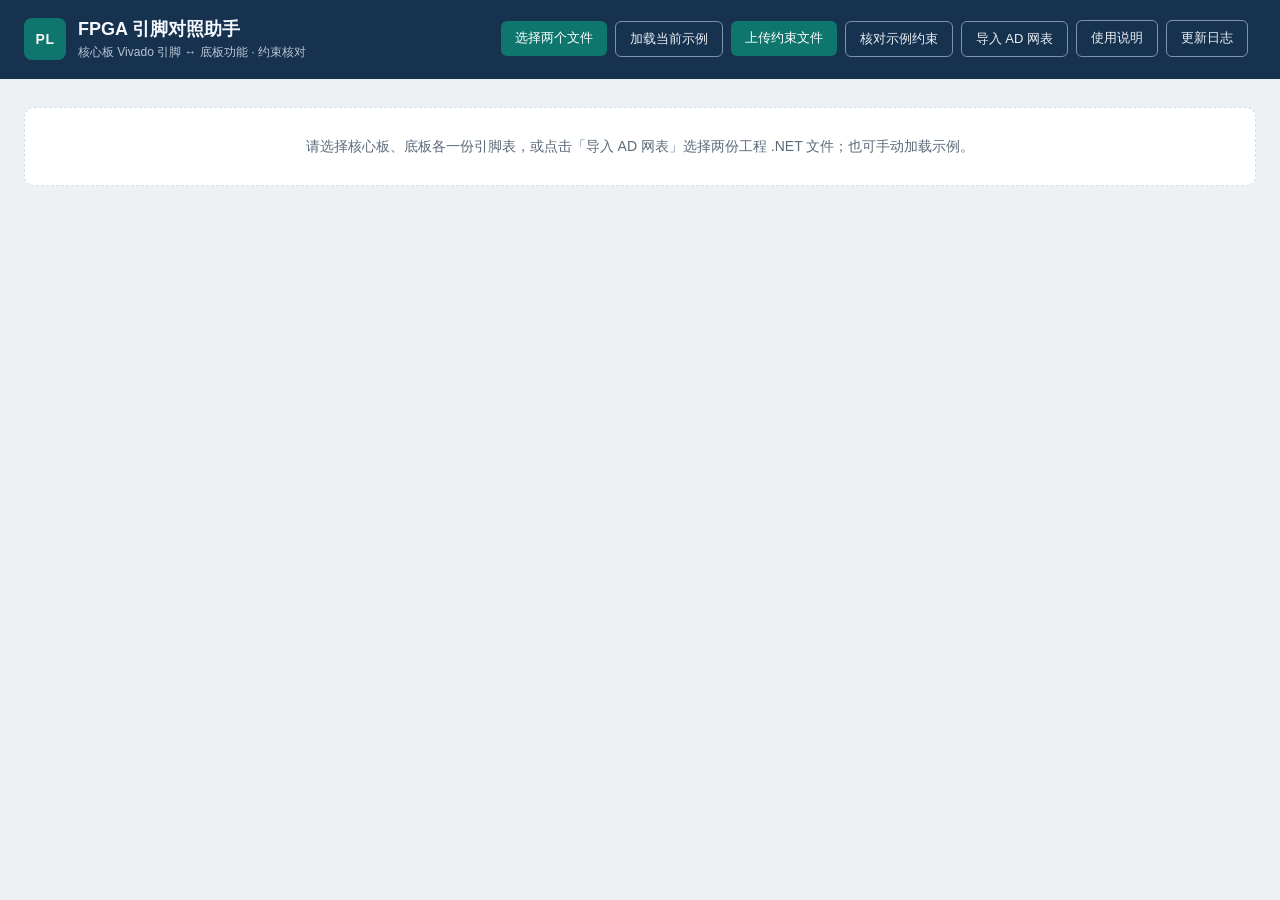
<file: index.html>
<!DOCTYPE html>
<html lang="zh-CN">
<head>
  <meta charset="UTF-8" />
  <meta name="viewport" content="width=device-width, initial-scale=1" />
  <title>FPGA 引脚对照助手</title>
  <link rel="stylesheet" href="static/style.css?v=0.6.2" />
</head>
<body>
  <header class="top">
    <div class="brand">
      <div class="mark">PL</div>
      <div>
        <h1>FPGA 引脚对照助手</h1>
        <p class="sub">核心板 Vivado 引脚 ↔ 底板功能 · 约束核对</p>
      </div>
    </div>
    <div class="file-bar">
      <label class="btn file-btn">
        选择两个文件
        <input id="fileInput" type="file" accept=".xlsx,.xls,.csv,.net" multiple hidden />
      </label>
      <button id="sampleBtn" class="btn ghost" type="button">加载当前示例</button>
      <label class="btn file-btn">
        上传约束文件
        <input id="xdcInput" type="file" accept=".xdc,.txt,.XDC" hidden />
      </label>
      <button id="sampleXdcBtn" class="btn ghost" type="button">核对示例约束</button>
      <button id="netlistToggle" class="btn ghost" type="button">导入 AD 网表</button>
      <a class="btn ghost" href="使用说明.html">使用说明</a>
      <a class="btn ghost" href="CHANGELOG.md" target="_blank" rel="noopener">更新日志</a>
      <span id="fileStatus" class="status"></span>
    </div>
  </header>

  <section class="toolbar hidden" id="netlistPanel">
    <p>从 AD 导出 Protel 格式的工程网表，分别选择核心板和底板。连接器按同名管脚对接（A1 → A1、J1 → J1）。</p>
    <div class="file-bar">
      <label class="btn file-btn">选择核心板 .NET<input id="coreNetInput" type="file" accept=".net" hidden /></label>
      <span id="coreNetStatus" class="status">未选择</span>
      <label class="btn file-btn">选择底板 .NET<input id="baseNetInput" type="file" accept=".net" hidden /></label>
      <span id="baseNetStatus" class="status">未选择</span>
    </div>
    <div class="file-bar">
      <label>核心板 FPGA <select id="netFpga"></select></label>
      <label>核心板连接器 <select id="netCoreConnector"></select></label>
      <label>底板对应接口 <select id="netBaseConnector"></select></label>
      <button id="matchNetlists" class="btn" type="button" disabled>按同名脚生成连接表</button>
    </div>
    <p class="hint">位号会自动推荐，请核实后生成。仅追踪同一网络的直接连接，不穿过电阻、电容或芯片；网表不含 IO 名称、BANK 或未连接焊盘。默认显示底板和核心板内部信号，电源、地和悬空脚默认隐藏；阻容用途不明的网络放在「待确认」。约束核对只按常规数字 GPIO 网络标签核对连接，不能验证引脚类型或电压。</p>
  </section>
  <section class="toolbar hidden" id="toolbar">
    <div class="detect" id="detectLine"></div>
    <div class="search-row">
      <input id="searchInput" type="search" placeholder="搜索功能、引脚、BANK、焊盘… 多个词满足任一即可" autocomplete="off" />
      <span id="resultCount" class="count"></span>
    </div>
    <div class="filters">
      <div class="filter-group" id="bankFilters"></div>
      <div class="filter-group">
        <button class="chip on" data-scope="matched" type="button">已连接</button>
        <button id="internalScope" class="chip hidden" data-scope="core_internal" type="button">核心板内部</button>
        <button id="pendingScope" class="chip hidden" data-scope="pending" type="button">待确认</button>
        <button class="chip" data-scope="unrouted" type="button">未引出</button>
        <button class="chip" data-scope="base_other" type="button">底板其他</button>
        <button class="chip" data-scope="fpga_other" type="button">核心板其他</button>
      </div>
    </div>
    <div class="stats" id="statsLine"></div>
    <button id="downloadConnections" class="btn ghost" type="button">下载连接表 CSV</button>
    <button id="downloadPinMapping" class="btn" type="button">导出信号映射（含芯片）</button>
    <label id="pendingExportOption" class="hidden"><input id="includePendingExport" type="checkbox" /> 导出时包含待确认信号（仅有阻容连接、用途未知）</label>
  </section>

  <main>
    <p id="emptyHint" class="hint">请选择核心板、底板各一份引脚表，或点击「导入 AD 网表」选择两份工程 .NET 文件；也可手动加载示例。</p>
    <p id="errorBox" class="error hidden"></p>
    <div id="tableWrap" class="table-wrap hidden">
      <table>
        <thead>
          <tr>
            <th id="functionHeader">底板功能</th>
            <th>PACKAGE_PIN</th>
            <th>连接芯片（位号 / 型号）</th>
            <th>IO 名称</th>
            <th>BANK</th>
            <th>连接器脚</th>
            <th>核心板丝印</th>
            <th>类别</th>
            <th>同网器件管脚 / 附加信息</th>
          </tr>
        </thead>
        <tbody id="tbody"></tbody>
      </table>
    </div>
    <div id="reviewWrap" class="review-wrap hidden">
      <div class="review-head">
        <h2 id="reviewTitle">约束核对</h2>
        <div class="review-actions">
          <button id="downloadXdcBtn" class="btn" type="button">下载带批注文本</button>
        </div>
      </div>
      <div class="stats" id="reviewStats"></div>
      <div class="filter-group" id="reviewFilters">
        <button class="chip on" data-review="all" type="button">全部行</button>
        <button class="chip" data-review="正确" type="button">正确</button>
        <button class="chip" data-review="错误" type="button">错误</button>
        <button class="chip" data-review="多余" type="button">多余</button>
        <button class="chip" data-review="missing" type="button">底板未约束</button>
      </div>
      <pre id="reviewPre" class="xdc-view"></pre>
      <div id="missingBox" class="missing-box hidden"></div>
    </div>
  </main>

  <div id="toast" class="toast hidden"></div>
  <script src="static/xlsx.full.min.js"></script>
  <script src="static/matcher.js?v=0.6.2"></script>
  <script src="static/xdc-review.js?v=0.6.2"></script>
  <script src="static/netlist.js?v=0.6.2"></script>
  <script src="static/app.js?v=0.6.2"></script>
</body>
</html>
</file>
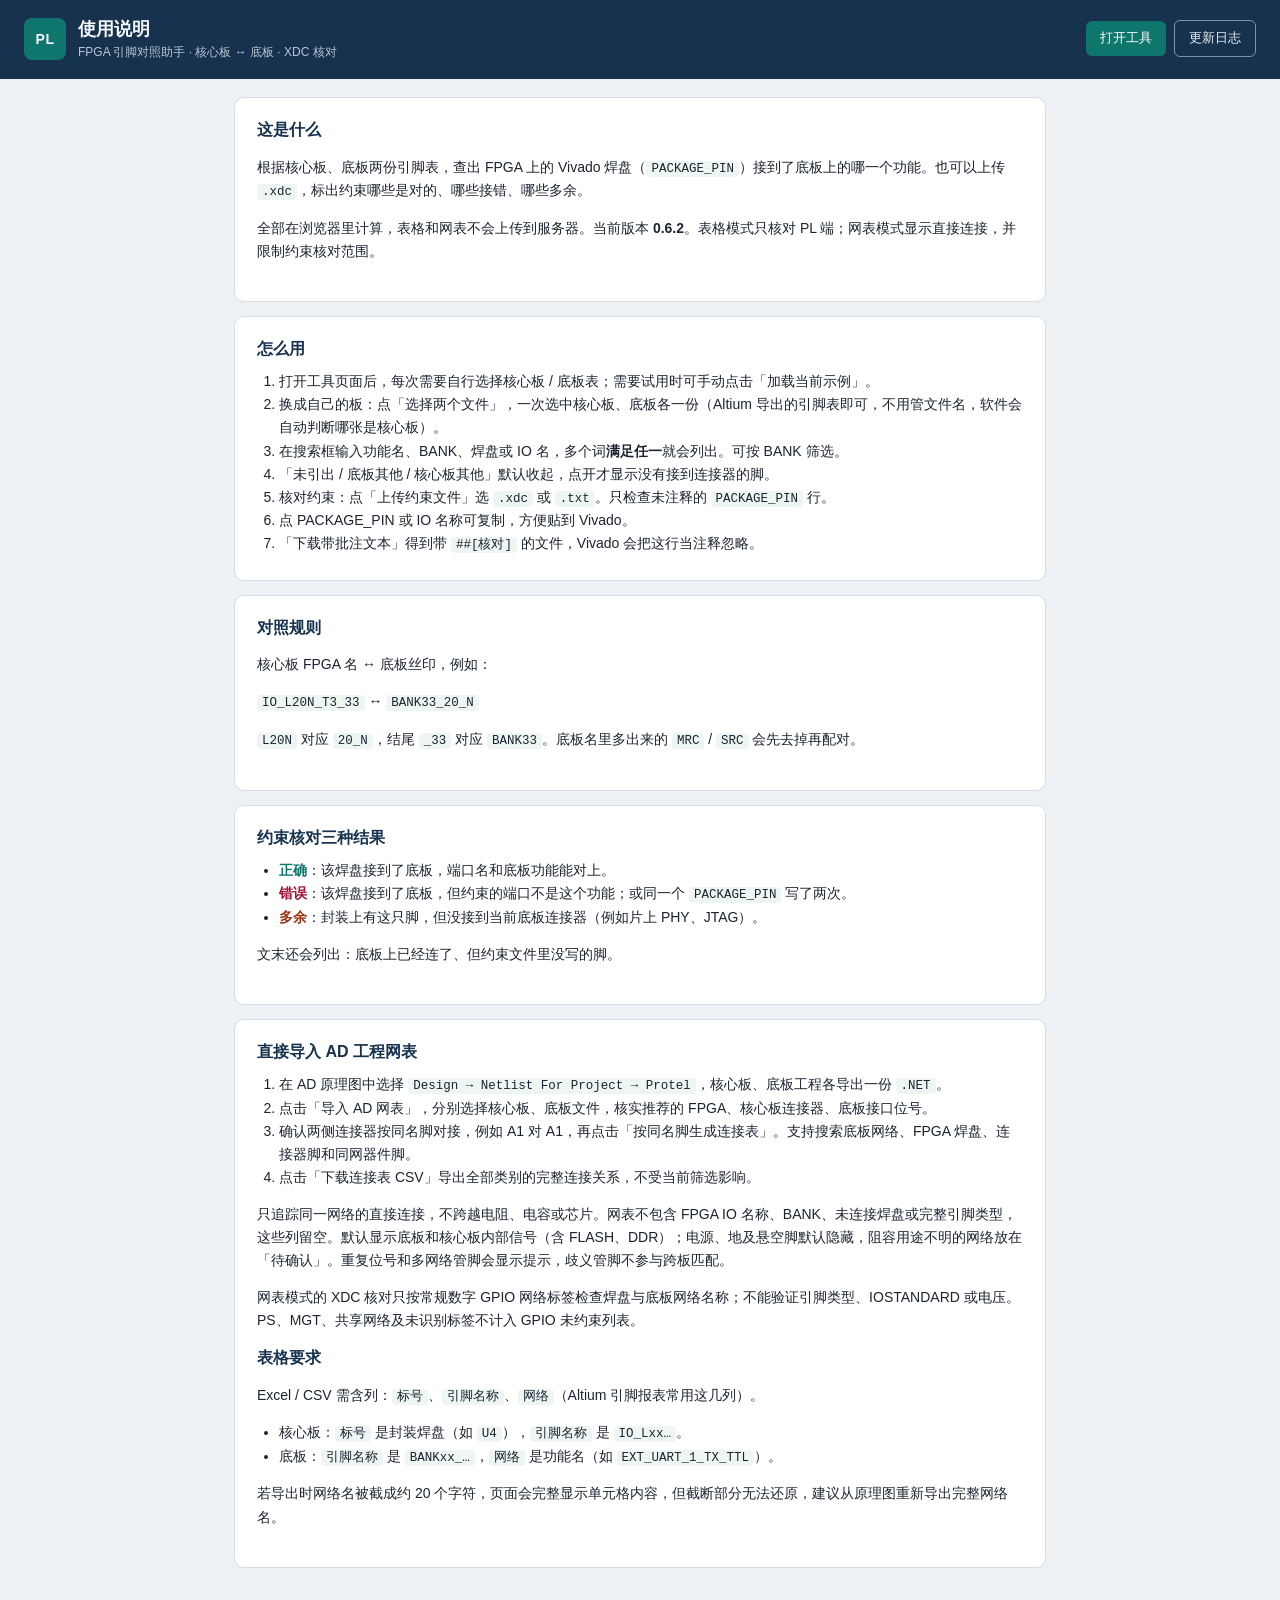
<file: 使用说明.html>
<!DOCTYPE html>
<html lang="zh-CN">
<head>
  <meta charset="UTF-8" />
  <meta name="viewport" content="width=device-width, initial-scale=1" />
  <title>使用说明 · FPGA 引脚对照助手</title>
  <link rel="stylesheet" href="static/style.css" />
</head>
<body>
  <header class="top">
    <div class="brand">
      <div class="mark">PL</div>
      <div>
        <h1>使用说明</h1>
        <p class="sub">FPGA 引脚对照助手 · 核心板 ↔ 底板 · XDC 核对</p>
      </div>
    </div>
    <div class="file-bar">
      <a class="btn" href="index.html">打开工具</a>
      <a class="btn ghost" href="CHANGELOG.md" target="_blank" rel="noopener">更新日志</a>
    </div>
  </header>

  <div class="help">
    <section class="help-card">
      <h2>这是什么</h2>
      <p>根据核心板、底板两份引脚表，查出 FPGA 上的 Vivado 焊盘（<code>PACKAGE_PIN</code>）接到了底板上的哪一个功能。也可以上传 <code>.xdc</code>，标出约束哪些是对的、哪些接错、哪些多余。</p>
      <p>全部在浏览器里计算，表格和网表不会上传到服务器。当前版本 <strong>0.6.2</strong>。表格模式只核对 PL 端；网表模式显示直接连接，并限制约束核对范围。</p>
    </section>

    <section class="help-card">
      <h2>怎么用</h2>
      <ol>
        <li>打开工具页面后，每次需要自行选择核心板 / 底板表；需要试用时可手动点击「加载当前示例」。</li>
        <li>换成自己的板：点「选择两个文件」，一次选中核心板、底板各一份（Altium 导出的引脚表即可，不用管文件名，软件会自动判断哪张是核心板）。</li>
        <li>在搜索框输入功能名、BANK、焊盘或 IO 名，多个词<strong>满足任一</strong>就会列出。可按 BANK 筛选。</li>
        <li>「未引出 / 底板其他 / 核心板其他」默认收起，点开才显示没有接到连接器的脚。</li>
        <li>核对约束：点「上传约束文件」选 <code>.xdc</code> 或 <code>.txt</code>。只检查未注释的 <code>PACKAGE_PIN</code> 行。</li>
        <li>点 PACKAGE_PIN 或 IO 名称可复制，方便贴到 Vivado。</li>
        <li>「下载带批注文本」得到带 <code>##[核对]</code> 的文件，Vivado 会把这行当注释忽略。</li>
      </ol>
    </section>

    <section class="help-card">
      <h2>对照规则</h2>
      <p>核心板 FPGA 名 ↔ 底板丝印，例如：</p>
      <p><code>IO_L20N_T3_33</code> ↔ <code>BANK33_20_N</code></p>
      <p><code>L20N</code> 对应 <code>20_N</code>，结尾 <code>_33</code> 对应 <code>BANK33</code>。底板名里多出来的 <code>MRC</code> / <code>SRC</code> 会先去掉再配对。</p>
    </section>

    <section class="help-card">
      <h2>约束核对三种结果</h2>
      <ul>
        <li><span class="ok">正确</span>：该焊盘接到了底板，端口名和底板功能能对上。</li>
        <li><span class="bad">错误</span>：该焊盘接到了底板，但约束的端口不是这个功能；或同一个 <code>PACKAGE_PIN</code> 写了两次。</li>
        <li><span class="extra">多余</span>：封装上有这只脚，但没接到当前底板连接器（例如片上 PHY、JTAG）。</li>
      </ul>
      <p>文末还会列出：底板上已经连了、但约束文件里没写的脚。</p>
    </section>

    <section class="help-card">
      <h2>直接导入 AD 工程网表</h2>
      <ol>
        <li>在 AD 原理图中选择 <code>Design → Netlist For Project → Protel</code>，核心板、底板工程各导出一份 <code>.NET</code>。</li>
        <li>点击「导入 AD 网表」，分别选择核心板、底板文件，核实推荐的 FPGA、核心板连接器、底板接口位号。</li>
        <li>确认两侧连接器按同名脚对接，例如 A1 对 A1，再点击「按同名脚生成连接表」。支持搜索底板网络、FPGA 焊盘、连接器脚和同网器件脚。</li>
        <li>点击「下载连接表 CSV」导出全部类别的完整连接关系，不受当前筛选影响。</li>
      </ol>
      <p>只追踪同一网络的直接连接，不跨越电阻、电容或芯片。网表不包含 FPGA IO 名称、BANK、未连接焊盘或完整引脚类型，这些列留空。默认显示底板和核心板内部信号（含 FLASH、DDR）；电源、地及悬空脚默认隐藏，阻容用途不明的网络放在「待确认」。重复位号和多网络管脚会显示提示，歧义管脚不参与跨板匹配。</p>
      <p>网表模式的 XDC 核对只按常规数字 GPIO 网络标签检查焊盘与底板网络名称；不能验证引脚类型、IOSTANDARD 或电压。PS、MGT、共享网络及未识别标签不计入 GPIO 未约束列表。</p>
      <h2>表格要求</h2>
      <p>Excel / CSV 需含列：<code>标号</code>、<code>引脚名称</code>、<code>网络</code>（Altium 引脚报表常用这几列）。</p>
      <ul>
        <li>核心板：<code>标号</code> 是封装焊盘（如 <code>U4</code>），<code>引脚名称</code> 是 <code>IO_Lxx…</code>。</li>
        <li>底板：<code>引脚名称</code> 是 <code>BANKxx_…</code>，<code>网络</code> 是功能名（如 <code>EXT_UART_1_TX_TTL</code>）。</li>
      </ul>
      <p>若导出时网络名被截成约 20 个字符，页面会完整显示单元格内容，但截断部分无法还原，建议从原理图重新导出完整网络名。</p>
    </section>
  </div>
</body>
</html>
</file>
<file: static/style.css>
:root {
  --bg: #eef1f4;
  --card: #ffffff;
  --ink: #1c2430;
  --muted: #5c6b7a;
  --line: #d5dde6;
  --navy: #16324f;
  --teal: #0f766e;
  --amber: #b45309;
  --chip: #e8eef4;
  --mark: #fde68a;
}

* { box-sizing: border-box; }

html, body {
  margin: 0;
  background: var(--bg);
  color: var(--ink);
  font: 14px/1.45 "Segoe UI", "PingFang SC", "Microsoft YaHei", sans-serif;
}

.top {
  background: var(--navy);
  color: #f4f7fb;
  padding: 16px 24px 18px;
  display: flex;
  justify-content: space-between;
  gap: 16px;
  align-items: center;
  flex-wrap: wrap;
}

.brand { display: flex; gap: 12px; align-items: center; }
.mark {
  width: 42px; height: 42px;
  border-radius: 8px;
  background: #0f766e;
  display: grid; place-items: center;
  font-weight: 700;
  letter-spacing: 0.04em;
}
h1 { margin: 0; font-size: 18px; font-weight: 650; }
.sub { margin: 2px 0 0; color: #b9c6d4; font-size: 12px; }

.file-bar { display: flex; gap: 8px; align-items: center; flex-wrap: wrap; }
.btn {
  border: 0;
  background: #0f766e;
  color: white;
  padding: 8px 14px;
  border-radius: 6px;
  cursor: pointer;
  font-size: 13px;
}
.btn.ghost { background: transparent; border: 1px solid #7f93a8; color: #e8eef4; }
.btn:hover { filter: brightness(1.08); }
.status { font-size: 12px; color: #c5d2df; max-width: 360px; }

.toolbar {
  background: var(--card);
  margin: 16px 24px 0;
  padding: 14px 16px 12px;
  border-radius: 10px;
  border: 1px solid var(--line);
}
.detect { color: var(--muted); font-size: 12px; margin-bottom: 10px; }
.search-row { display: flex; gap: 12px; align-items: center; }
.search-row input {
  flex: 1;
  border: 1px solid var(--line);
  border-radius: 8px;
  padding: 9px 12px;
  font-size: 14px;
}
.search-row input:focus { outline: 2px solid #99f6e4; border-color: var(--teal); }
.count { color: var(--muted); white-space: nowrap; }
.filters { display: flex; flex-wrap: wrap; gap: 10px; margin-top: 10px; }
.filter-group { display: flex; flex-wrap: wrap; gap: 6px; }
.chip {
  border: 1px solid var(--line);
  background: var(--chip);
  color: var(--ink);
  border-radius: 999px;
  padding: 4px 10px;
  cursor: pointer;
  font-size: 12px;
}
.chip.on { background: var(--navy); color: white; border-color: var(--navy); }
.stats { margin-top: 8px; font-size: 12px; color: var(--muted); }

main { padding: 14px 24px 40px; }
.hint, .error {
  background: var(--card);
  border: 1px dashed var(--line);
  padding: 28px;
  text-align: center;
  color: var(--muted);
  border-radius: 10px;
}
.error { border-style: solid; border-color: #f1b4b4; color: #9f1239; background: #fff1f2; }

.table-wrap {
  background: var(--card);
  border: 1px solid var(--line);
  border-radius: 10px;
  overflow: auto;
  max-height: none;
}
body[data-ready="1"] { display: flex; flex-direction: column; height: 100dvh; min-height: 100vh; }
body[data-ready="1"] > .top,
body[data-ready="1"] > .toolbar { flex-shrink: 0; }
body[data-ready="1"] > main { display: flex; flex-direction: column; flex: 1; min-height: 55vh; padding-bottom: 16px; }
body[data-ready="1"] .table-wrap { flex: 1 1 0; min-height: 45vh; }
body[data-ready="1"] .review-wrap { flex-shrink: 0; }
table { width: 100%; border-collapse: collapse; font-variant-numeric: tabular-nums; }
th, td { padding: 8px 10px; text-align: left; border-bottom: 1px solid var(--line); white-space: nowrap; }
th {
  position: sticky; top: 0;
  background: #f7fafc;
  font-size: 12px;
  color: var(--muted);
  font-weight: 600;
  z-index: 1;
}
tbody tr:hover { background: #f3fbf9; }
.pin { font-family: Consolas, "Cascadia Mono", monospace; color: var(--amber); cursor: pointer; }
.io { font-family: Consolas, "Cascadia Mono", monospace; color: var(--navy); cursor: pointer; }
.func { font-weight: 600; color: var(--teal); white-space: normal; min-width: 160px; }
.tag {
  font-size: 11px;
  background: var(--chip);
  border-radius: 999px;
  padding: 1px 8px;
  color: var(--muted);
}
.tag.matched { background: #ccfbf1; color: #0f766e; }
.tag.unrouted { background: #fef3c7; color: #92400e; }
mark { background: var(--mark); padding: 0 1px; }

.review-wrap {
  background: var(--card);
  border: 1px solid var(--line);
  border-radius: 10px;
  margin-top: 16px;
  padding: 14px 16px 16px;
}
.review-head { display: flex; justify-content: space-between; align-items: center; gap: 12px; }
.review-head h2 { margin: 0; font-size: 16px; }
.review-wrap .filter-group { margin: 10px 0; }
.xdc-view {
  margin: 10px 0 0;
  max-height: 52vh;
  overflow: auto;
  background: #0f1720;
  color: #e7eef6;
  padding: 10px 12px;
  border-radius: 8px;
  font: 12px/1.55 Consolas, "Cascadia Mono", monospace;
  white-space: pre-wrap;
}
.xdc-line { padding: 0 6px; border-radius: 3px; }
.xdc-line.ok { background: #134e4a; }
.xdc-line.bad { background: #7f1d1d; }
.xdc-line.extra { background: #7c2d12; }
.missing-box {
  margin-top: 10px;
  background: #f8fafc;
  border: 1px dashed var(--line);
  border-radius: 8px;
  padding: 10px 12px;
  font-size: 13px;
}
.missing-box ul { margin: 6px 0 0; padding-left: 18px; }

a.btn { text-decoration: none; display: inline-block; }

.help {
  max-width: 860px;
  margin: 18px auto 40px;
  padding: 0 24px;
}
.help-card {
  background: var(--card);
  border: 1px solid var(--line);
  border-radius: 10px;
  padding: 20px 22px 24px;
  margin-bottom: 14px;
}
.help h2 { margin: 0 0 10px; font-size: 16px; color: var(--navy); }
.help p, .help li { color: var(--ink); line-height: 1.65; }
.help ol, .help ul { margin: 8px 0 0; padding-left: 22px; }
.help code {
  font-family: Consolas, "Cascadia Mono", monospace;
  background: #eef6f4;
  padding: 1px 5px;
  border-radius: 4px;
  font-size: 12.5px;
}
.help .ok { color: #0f766e; font-weight: 650; }
.help .bad { color: #9f1239; font-weight: 650; }
.help .extra { color: #9a3412; font-weight: 650; }

.hidden { display: none !important; }
#netlistPanel .file-bar { margin: 12px 0; }
#netlistPanel select { max-width: 240px; padding: 6px; }
.toast {
  position: fixed; bottom: 18px; right: 18px;
  background: var(--navy); color: white;
  padding: 8px 12px; border-radius: 8px;
  font-size: 12px;
}
</file>
